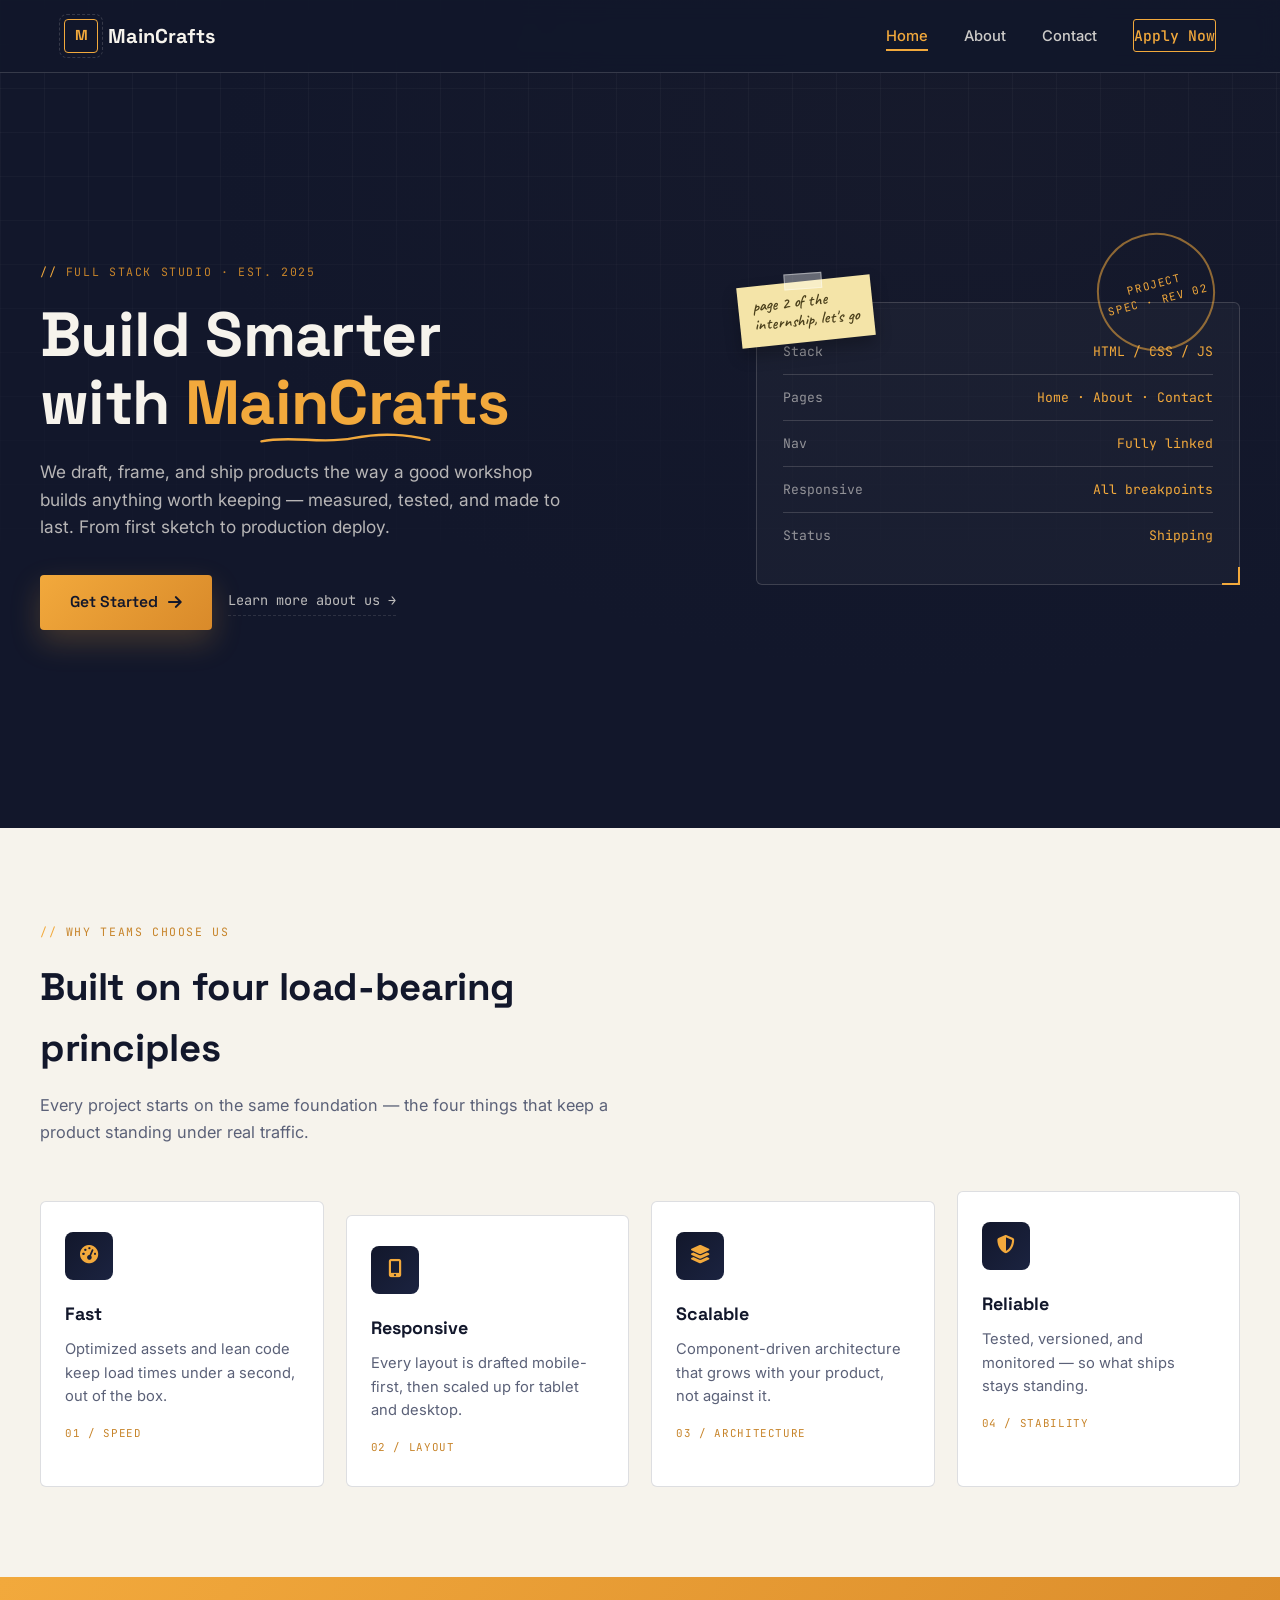
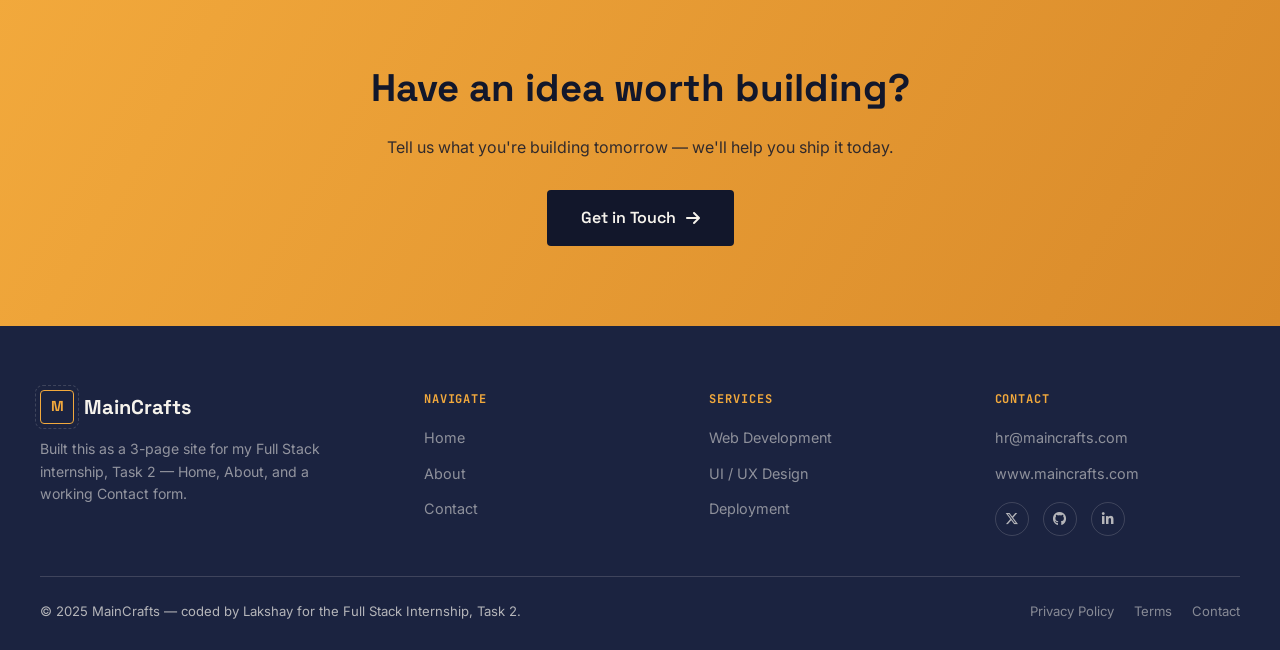
<file: index.html>
<!--
  MainCrafts — Home (Task 2)
  Split the single Task 1 page into Home/About/Contact + pulled CSS/JS into
  shared files so I'm not maintaining three copies of the same stylesheet.
-->
<!DOCTYPE html>
<html lang="en">
<head>
<meta charset="UTF-8">
<meta name="viewport" content="width=device-width, initial-scale=1.0">
<title>MainCrafts — Build Smarter</title>
<link rel="preconnect" href="https://fonts.googleapis.com">
<link href="https://fonts.googleapis.com/css2?family=Space+Grotesk:wght@400;500;600;700&family=Inter:wght@400;500;600&family=JetBrains+Mono:wght@400;500&family=Caveat:wght@500;600&display=swap" rel="stylesheet">
<link rel="stylesheet" href="https://cdnjs.cloudflare.com/ajax/libs/font-awesome/6.5.1/css/all.min.css">
<link rel="stylesheet" href="style.css">
</head>
<body>

<header>
  <div class="nav-wrap">
    <a href="index.html" class="brand"><span class="mark">M</span>MainCrafts</a>
    <nav class="primary-nav" id="primaryNav">
      <ul>
        <li><a href="index.html" data-page="index.html">Home</a></li>
        <li><a href="about.html" data-page="about.html">About</a></li>
        <li><a href="contact.html" data-page="contact.html">Contact</a></li>
        <li><a href="contact.html" class="cta-nav">Apply Now</a></li>
      </ul>
    </nav>
    <button class="burger" id="burger" aria-label="Toggle menu">
      <span></span><span></span><span></span>
    </button>
  </div>
</header>

<section class="hero" id="home">
  <div class="blueprint-grid"></div>
  <div class="hero-inner">
    <div>
      <span class="eyebrow">Full stack studio · est. 2025</span>
      <h1>Build Smarter <br>with <span class="accent scribble-wrap">MainCrafts
        <svg class="scribble" viewBox="0 0 220 18" xmlns="http://www.w3.org/2000/svg" aria-hidden="true">
          <path d="M2 12 C 40 4, 80 16, 120 8 S 190 4, 218 10" stroke="#F2A93C" stroke-width="3" fill="none" stroke-linecap="round"/>
        </svg>
      </span></h1>
      <p class="hero-sub">We draft, frame, and ship products the way a good workshop builds anything worth keeping — measured, tested, and made to last. From first sketch to production deploy.</p>
      <div class="hero-ctas">
        <a href="contact.html" class="btn-primary" style="color:#12172B;">Get Started <i class="fa-solid fa-arrow-right"></i></a>
        <a href="about.html" class="btn-ghost">Learn more about us →</a>
      </div>
    </div>
    <div class="hero-panel">
      <div class="sticky-note">page 2 of the<br>internship, let's go</div>
      <div class="draft-stamp">PROJECT<br>SPEC · REV 02</div>
      <div class="panel-row"><span>Stack</span><span>HTML / CSS / JS</span></div>
      <div class="panel-row"><span>Pages</span><span>Home · About · Contact</span></div>
      <div class="panel-row"><span>Nav</span><span>Fully linked</span></div>
      <div class="panel-row"><span>Responsive</span><span>All breakpoints</span></div>
      <div class="panel-row"><span>Status</span><span>Shipping</span></div>
    </div>
  </div>
</section>

<section class="features" id="features">
  <div class="section-inner">
    <div class="section-head">
      <span class="eyebrow">Why teams choose us</span>
      <h2>Built on four load-bearing principles</h2>
      <p>Every project starts on the same foundation — the four things that keep a product standing under real traffic.</p>
    </div>
    <div class="feature-grid">
      <div class="feature-card">
        <div class="feature-icon"><i class="fa-solid fa-gauge-high"></i></div>
        <h3>Fast</h3>
        <p>Optimized assets and lean code keep load times under a second, out of the box.</p>
        <span class="feature-tag">01 / SPEED</span>
      </div>
      <div class="feature-card">
        <div class="feature-icon"><i class="fa-solid fa-mobile-screen-button"></i></div>
        <h3>Responsive</h3>
        <p>Every layout is drafted mobile-first, then scaled up for tablet and desktop.</p>
        <span class="feature-tag">02 / LAYOUT</span>
      </div>
      <div class="feature-card">
        <div class="feature-icon"><i class="fa-solid fa-layer-group"></i></div>
        <h3>Scalable</h3>
        <p>Component-driven architecture that grows with your product, not against it.</p>
        <span class="feature-tag">03 / ARCHITECTURE</span>
      </div>
      <div class="feature-card">
        <div class="feature-icon"><i class="fa-solid fa-shield-halved"></i></div>
        <h3>Reliable</h3>
        <p>Tested, versioned, and monitored — so what ships stays standing.</p>
        <span class="feature-tag">04 / STABILITY</span>
      </div>
    </div>
  </div>
</section>

<section class="cta-strip">
  <h2>Have an idea worth building?</h2>
  <p>Tell us what you're building tomorrow — we'll help you ship it today.</p>
  <a href="contact.html" class="btn-dark">Get in Touch <i class="fa-solid fa-arrow-right"></i></a>
</section>

<footer>
  <div class="footer-inner">
    <div class="footer-brand">
      <a href="index.html" class="brand"><span class="mark">M</span>MainCrafts</a>
      <p>Built this as a 3-page site for my Full Stack internship, Task 2 — Home, About, and a working Contact form.</p>
    </div>
    <div class="footer-col">
      <h5>Navigate</h5>
      <ul>
        <li><a href="index.html">Home</a></li>
        <li><a href="about.html">About</a></li>
        <li><a href="contact.html">Contact</a></li>
      </ul>
    </div>
    <div class="footer-col">
      <h5>Services</h5>
      <ul>
        <li><a href="index.html#features">Web Development</a></li>
        <li><a href="index.html#features">UI / UX Design</a></li>
        <li><a href="contact.html">Deployment</a></li>
      </ul>
    </div>
    <div class="footer-col">
      <h5>Contact</h5>
      <ul>
        <li><a href="mailto:hr@maincrafts.com">hr@maincrafts.com</a></li>
        <li><a href="https://www.maincrafts.com">www.maincrafts.com</a></li>
      </ul>
      <div class="socials" style="margin-top:16px;">
        <a href="#" aria-label="Twitter"><i class="fa-brands fa-x-twitter"></i></a>
        <a href="#" aria-label="GitHub"><i class="fa-brands fa-github"></i></a>
        <a href="#" aria-label="LinkedIn"><i class="fa-brands fa-linkedin-in"></i></a>
      </div>
    </div>
  </div>
  <div class="footer-bottom">
    <span>© 2025 MainCrafts — coded by Lakshay for the Full Stack Internship, Task 2.</span>
    <div class="footer-links">
      <a href="#">Privacy Policy</a>
      <a href="#">Terms</a>
      <a href="contact.html">Contact</a>
    </div>
  </div>
</footer>

<script src="script.js"></script>
</body>
</html>
</file>
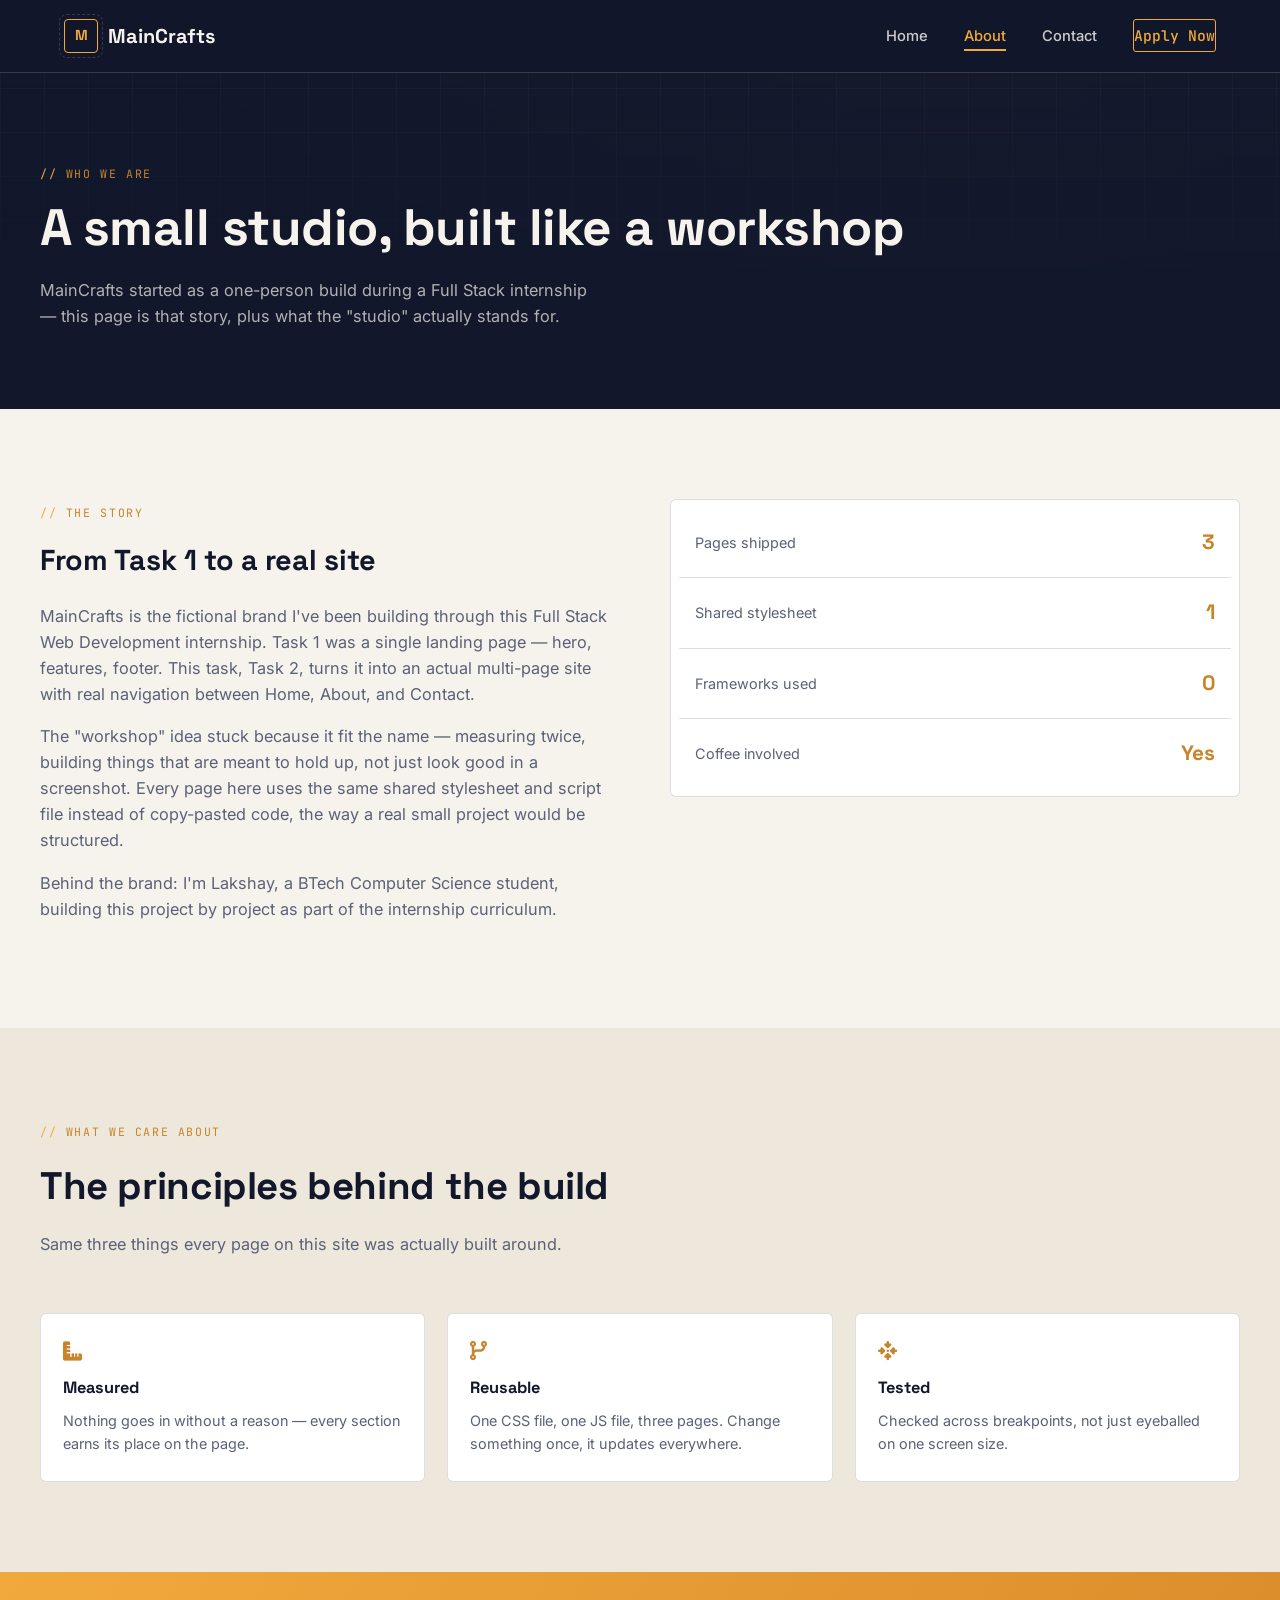
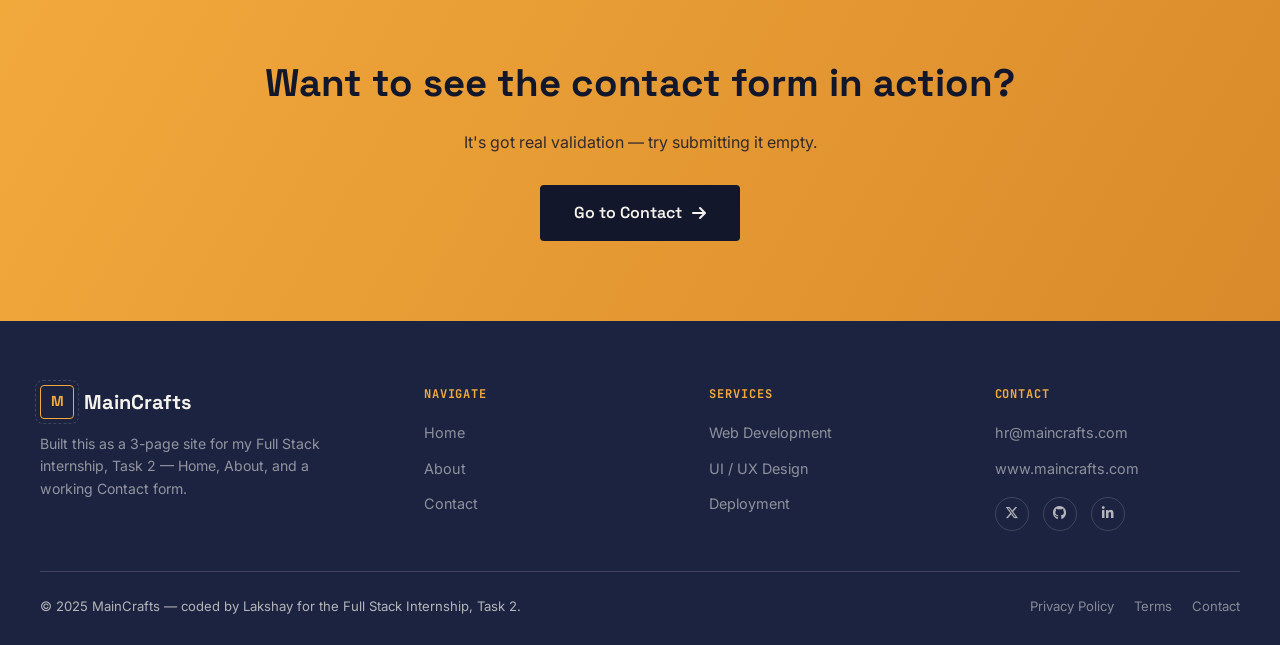
<file: about.html>
<!DOCTYPE html>
<html lang="en">
<head>
<meta charset="UTF-8">
<meta name="viewport" content="width=device-width, initial-scale=1.0">
<title>About — MainCrafts</title>
<link rel="preconnect" href="https://fonts.googleapis.com">
<link href="https://fonts.googleapis.com/css2?family=Space+Grotesk:wght@400;500;600;700&family=Inter:wght@400;500;600&family=JetBrains+Mono:wght@400;500&family=Caveat:wght@500;600&display=swap" rel="stylesheet">
<link rel="stylesheet" href="https://cdnjs.cloudflare.com/ajax/libs/font-awesome/6.5.1/css/all.min.css">
<link rel="stylesheet" href="style.css">
</head>
<body>

<header>
  <div class="nav-wrap">
    <a href="index.html" class="brand"><span class="mark">M</span>MainCrafts</a>
    <nav class="primary-nav" id="primaryNav">
      <ul>
        <li><a href="index.html" data-page="index.html">Home</a></li>
        <li><a href="about.html" data-page="about.html">About</a></li>
        <li><a href="contact.html" data-page="contact.html">Contact</a></li>
        <li><a href="contact.html" class="cta-nav">Apply Now</a></li>
      </ul>
    </nav>
    <button class="burger" id="burger" aria-label="Toggle menu">
      <span></span><span></span><span></span>
    </button>
  </div>
</header>

<section class="page-hero">
  <div class="blueprint-grid"></div>
  <div class="inner">
    <span class="eyebrow">Who we are</span>
    <h1>A small studio, built like a workshop</h1>
    <p>MainCrafts started as a one-person build during a Full Stack internship — this page is that story, plus what the "studio" actually stands for.</p>
  </div>
</section>

<section>
  <div class="section-inner about-grid">
    <div>
      <span class="eyebrow">The story</span>
      <h2 style="font-family:'Space Grotesk',sans-serif;font-size:1.8rem;margin:12px 0 20px;">From Task 1 to a real site</h2>
      <p>MainCrafts is the fictional brand I've been building through this Full Stack Web Development internship. Task 1 was a single landing page — hero, features, footer. This task, Task 2, turns it into an actual multi-page site with real navigation between Home, About, and Contact.</p>
      <p>The "workshop" idea stuck because it fit the name — measuring twice, building things that are meant to hold up, not just look good in a screenshot. Every page here uses the same shared stylesheet and script file instead of copy-pasted code, the way a real small project would be structured.</p>
      <p>Behind the brand: I'm Lakshay, a BTech Computer Science student, building this project by project as part of the internship curriculum.</p>
    </div>
    <div class="stat-panel">
      <div class="stat-row"><span class="label">Pages shipped</span><span class="num">3</span></div>
      <div class="stat-row"><span class="label">Shared stylesheet</span><span class="num">1</span></div>
      <div class="stat-row"><span class="label">Frameworks used</span><span class="num">0</span></div>
      <div class="stat-row"><span class="label">Coffee involved</span><span class="num">Yes</span></div>
    </div>
  </div>
</section>

<section style="background:var(--paper-dim);">
  <div class="section-inner">
    <div class="section-head">
      <span class="eyebrow">What we care about</span>
      <h2>The principles behind the build</h2>
      <p>Same three things every page on this site was actually built around.</p>
    </div>
    <div class="value-grid">
      <div class="value-card">
        <i class="fa-solid fa-ruler-combined"></i>
        <h4>Measured</h4>
        <p>Nothing goes in without a reason — every section earns its place on the page.</p>
      </div>
      <div class="value-card">
        <i class="fa-solid fa-code-branch"></i>
        <h4>Reusable</h4>
        <p>One CSS file, one JS file, three pages. Change something once, it updates everywhere.</p>
      </div>
      <div class="value-card">
        <i class="fa-solid fa-arrows-to-dot"></i>
        <h4>Tested</h4>
        <p>Checked across breakpoints, not just eyeballed on one screen size.</p>
      </div>
    </div>
  </div>
</section>

<section class="cta-strip">
  <h2>Want to see the contact form in action?</h2>
  <p>It's got real validation — try submitting it empty.</p>
  <a href="contact.html" class="btn-dark">Go to Contact <i class="fa-solid fa-arrow-right"></i></a>
</section>

<footer>
  <div class="footer-inner">
    <div class="footer-brand">
      <a href="index.html" class="brand"><span class="mark">M</span>MainCrafts</a>
      <p>Built this as a 3-page site for my Full Stack internship, Task 2 — Home, About, and a working Contact form.</p>
    </div>
    <div class="footer-col">
      <h5>Navigate</h5>
      <ul>
        <li><a href="index.html">Home</a></li>
        <li><a href="about.html">About</a></li>
        <li><a href="contact.html">Contact</a></li>
      </ul>
    </div>
    <div class="footer-col">
      <h5>Services</h5>
      <ul>
        <li><a href="index.html#features">Web Development</a></li>
        <li><a href="index.html#features">UI / UX Design</a></li>
        <li><a href="contact.html">Deployment</a></li>
      </ul>
    </div>
    <div class="footer-col">
      <h5>Contact</h5>
      <ul>
        <li><a href="mailto:hr@maincrafts.com">hr@maincrafts.com</a></li>
        <li><a href="https://www.maincrafts.com">www.maincrafts.com</a></li>
      </ul>
      <div class="socials" style="margin-top:16px;">
        <a href="#" aria-label="Twitter"><i class="fa-brands fa-x-twitter"></i></a>
        <a href="#" aria-label="GitHub"><i class="fa-brands fa-github"></i></a>
        <a href="#" aria-label="LinkedIn"><i class="fa-brands fa-linkedin-in"></i></a>
      </div>
    </div>
  </div>
  <div class="footer-bottom">
    <span>© 2025 MainCrafts — coded by Lakshay for the Full Stack Internship, Task 2.</span>
    <div class="footer-links">
      <a href="#">Privacy Policy</a>
      <a href="#">Terms</a>
      <a href="contact.html">Contact</a>
    </div>
  </div>
</footer>

<script src="script.js"></script>
</body>
</html>
</file>
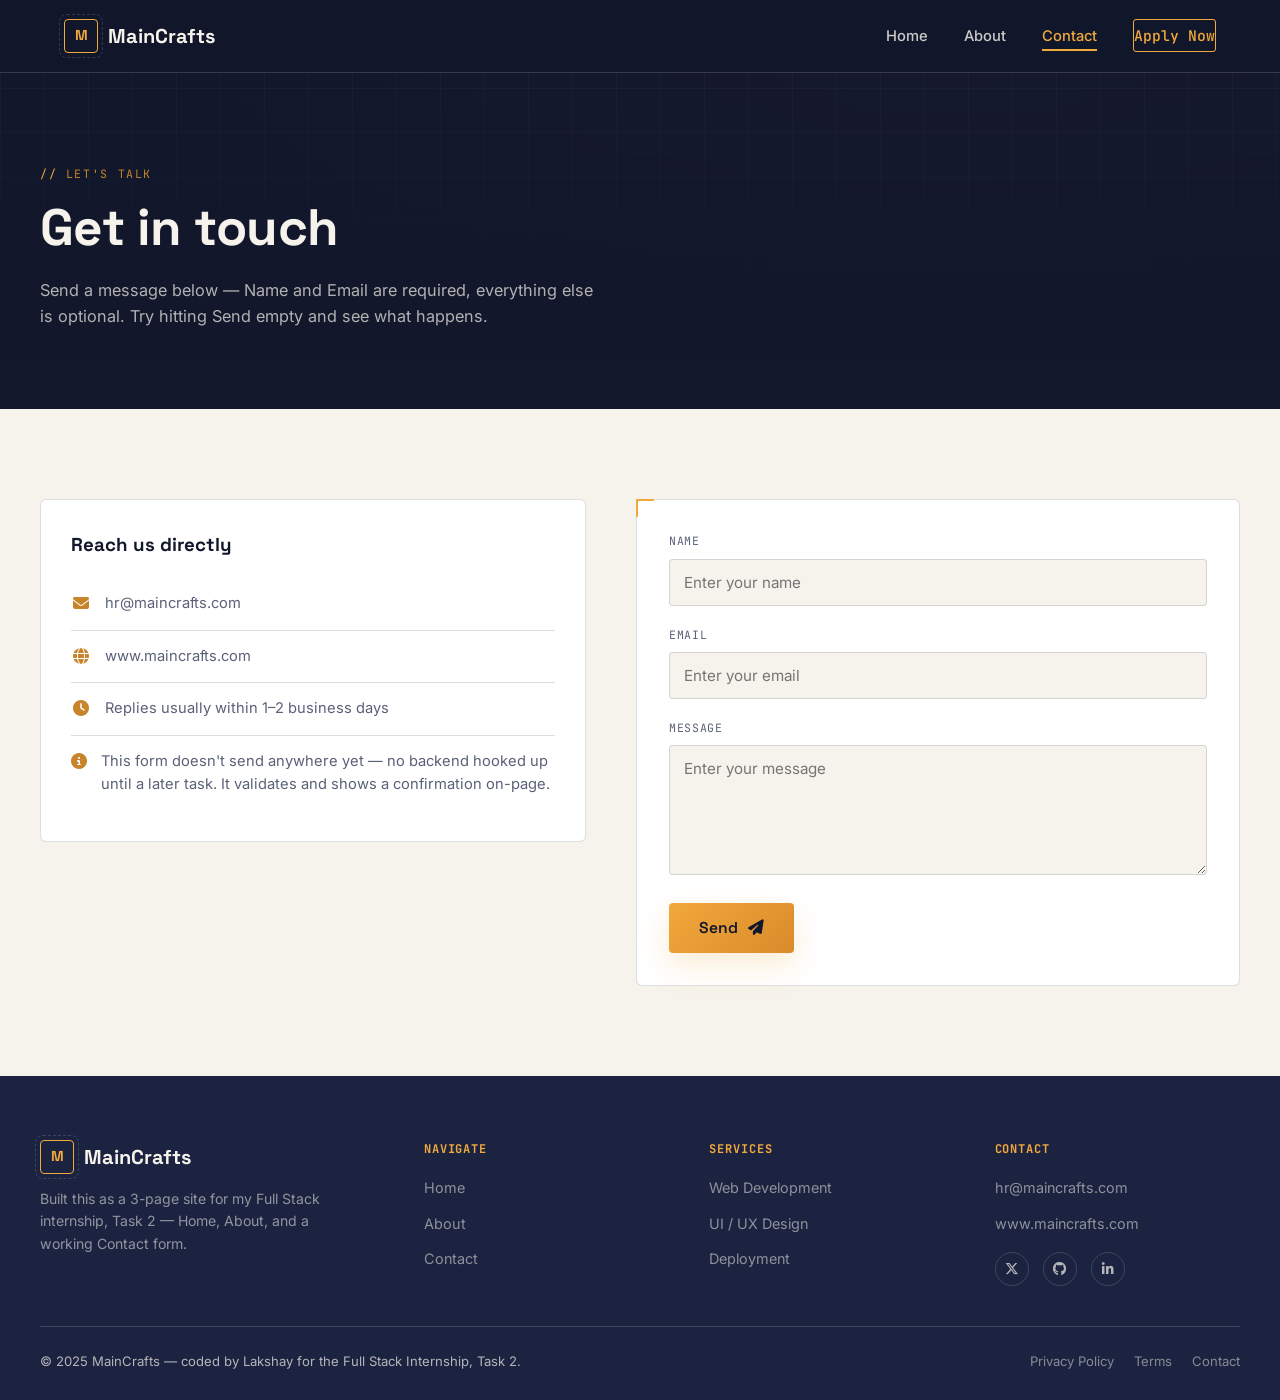
<file: contact.html>
<!DOCTYPE html>
<html lang="en">
<head>
<meta charset="UTF-8">
<meta name="viewport" content="width=device-width, initial-scale=1.0">
<title>Contact — MainCrafts</title>
<link rel="preconnect" href="https://fonts.googleapis.com">
<link href="https://fonts.googleapis.com/css2?family=Space+Grotesk:wght@400;500;600;700&family=Inter:wght@400;500;600&family=JetBrains+Mono:wght@400;500&family=Caveat:wght@500;600&display=swap" rel="stylesheet">
<link rel="stylesheet" href="https://cdnjs.cloudflare.com/ajax/libs/font-awesome/6.5.1/css/all.min.css">
<link rel="stylesheet" href="style.css">
</head>
<body>

<header>
  <div class="nav-wrap">
    <a href="index.html" class="brand"><span class="mark">M</span>MainCrafts</a>
    <nav class="primary-nav" id="primaryNav">
      <ul>
        <li><a href="index.html" data-page="index.html">Home</a></li>
        <li><a href="about.html" data-page="about.html">About</a></li>
        <li><a href="contact.html" data-page="contact.html">Contact</a></li>
        <li><a href="contact.html" class="cta-nav">Apply Now</a></li>
      </ul>
    </nav>
    <button class="burger" id="burger" aria-label="Toggle menu">
      <span></span><span></span><span></span>
    </button>
  </div>
</header>

<section class="page-hero">
  <div class="blueprint-grid"></div>
  <div class="inner">
    <span class="eyebrow">Let's talk</span>
    <h1>Get in touch</h1>
    <p>Send a message below — Name and Email are required, everything else is optional. Try hitting Send empty and see what happens.</p>
  </div>
</section>

<section>
  <div class="section-inner contact-wrap">
    <div class="contact-info-panel">
      <h3 style="font-family:'Space Grotesk',sans-serif;">Reach us directly</h3>
      <div class="info-row"><i class="fa-solid fa-envelope"></i><span>hr@maincrafts.com</span></div>
      <div class="info-row"><i class="fa-solid fa-globe"></i><span>www.maincrafts.com</span></div>
      <div class="info-row"><i class="fa-solid fa-clock"></i><span>Replies usually within 1–2 business days</span></div>
      <div class="info-row"><i class="fa-solid fa-circle-info"></i><span>This form doesn't send anywhere yet — no backend hooked up until a later task. It validates and shows a confirmation on-page.</span></div>
    </div>

    <form name="contactForm" id="contactForm" onsubmit="return validateForm()" novalidate>
      <div class="field">
        <label for="name">Name</label>
        <input type="text" id="name" name="name" placeholder="Enter your name">
        <span class="err-msg">Name is required.</span>
      </div>
      <div class="field">
        <label for="email">Email</label>
        <input type="email" id="email" name="email" placeholder="Enter your email">
        <span class="err-msg">A valid email is required.</span>
      </div>
      <div class="field">
        <label for="message">Message</label>
        <textarea id="message" name="message" placeholder="Enter your message"></textarea>
      </div>
      <button type="submit" class="btn-primary">Send <i class="fa-solid fa-paper-plane"></i></button>
      <div class="form-success" id="formSuccess"></div>
    </form>
  </div>
</section>

<footer>
  <div class="footer-inner">
    <div class="footer-brand">
      <a href="index.html" class="brand"><span class="mark">M</span>MainCrafts</a>
      <p>Built this as a 3-page site for my Full Stack internship, Task 2 — Home, About, and a working Contact form.</p>
    </div>
    <div class="footer-col">
      <h5>Navigate</h5>
      <ul>
        <li><a href="index.html">Home</a></li>
        <li><a href="about.html">About</a></li>
        <li><a href="contact.html">Contact</a></li>
      </ul>
    </div>
    <div class="footer-col">
      <h5>Services</h5>
      <ul>
        <li><a href="index.html#features">Web Development</a></li>
        <li><a href="index.html#features">UI / UX Design</a></li>
        <li><a href="contact.html">Deployment</a></li>
      </ul>
    </div>
    <div class="footer-col">
      <h5>Contact</h5>
      <ul>
        <li><a href="mailto:hr@maincrafts.com">hr@maincrafts.com</a></li>
        <li><a href="https://www.maincrafts.com">www.maincrafts.com</a></li>
      </ul>
      <div class="socials" style="margin-top:16px;">
        <a href="#" aria-label="Twitter"><i class="fa-brands fa-x-twitter"></i></a>
        <a href="#" aria-label="GitHub"><i class="fa-brands fa-github"></i></a>
        <a href="#" aria-label="LinkedIn"><i class="fa-brands fa-linkedin-in"></i></a>
      </div>
    </div>
  </div>
  <div class="footer-bottom">
    <span>© 2025 MainCrafts — coded by Lakshay for the Full Stack Internship, Task 2.</span>
    <div class="footer-links">
      <a href="#">Privacy Policy</a>
      <a href="#">Terms</a>
      <a href="contact.html">Contact</a>
    </div>
  </div>
</footer>

<script src="script.js"></script>
</body>
</html>
</file>
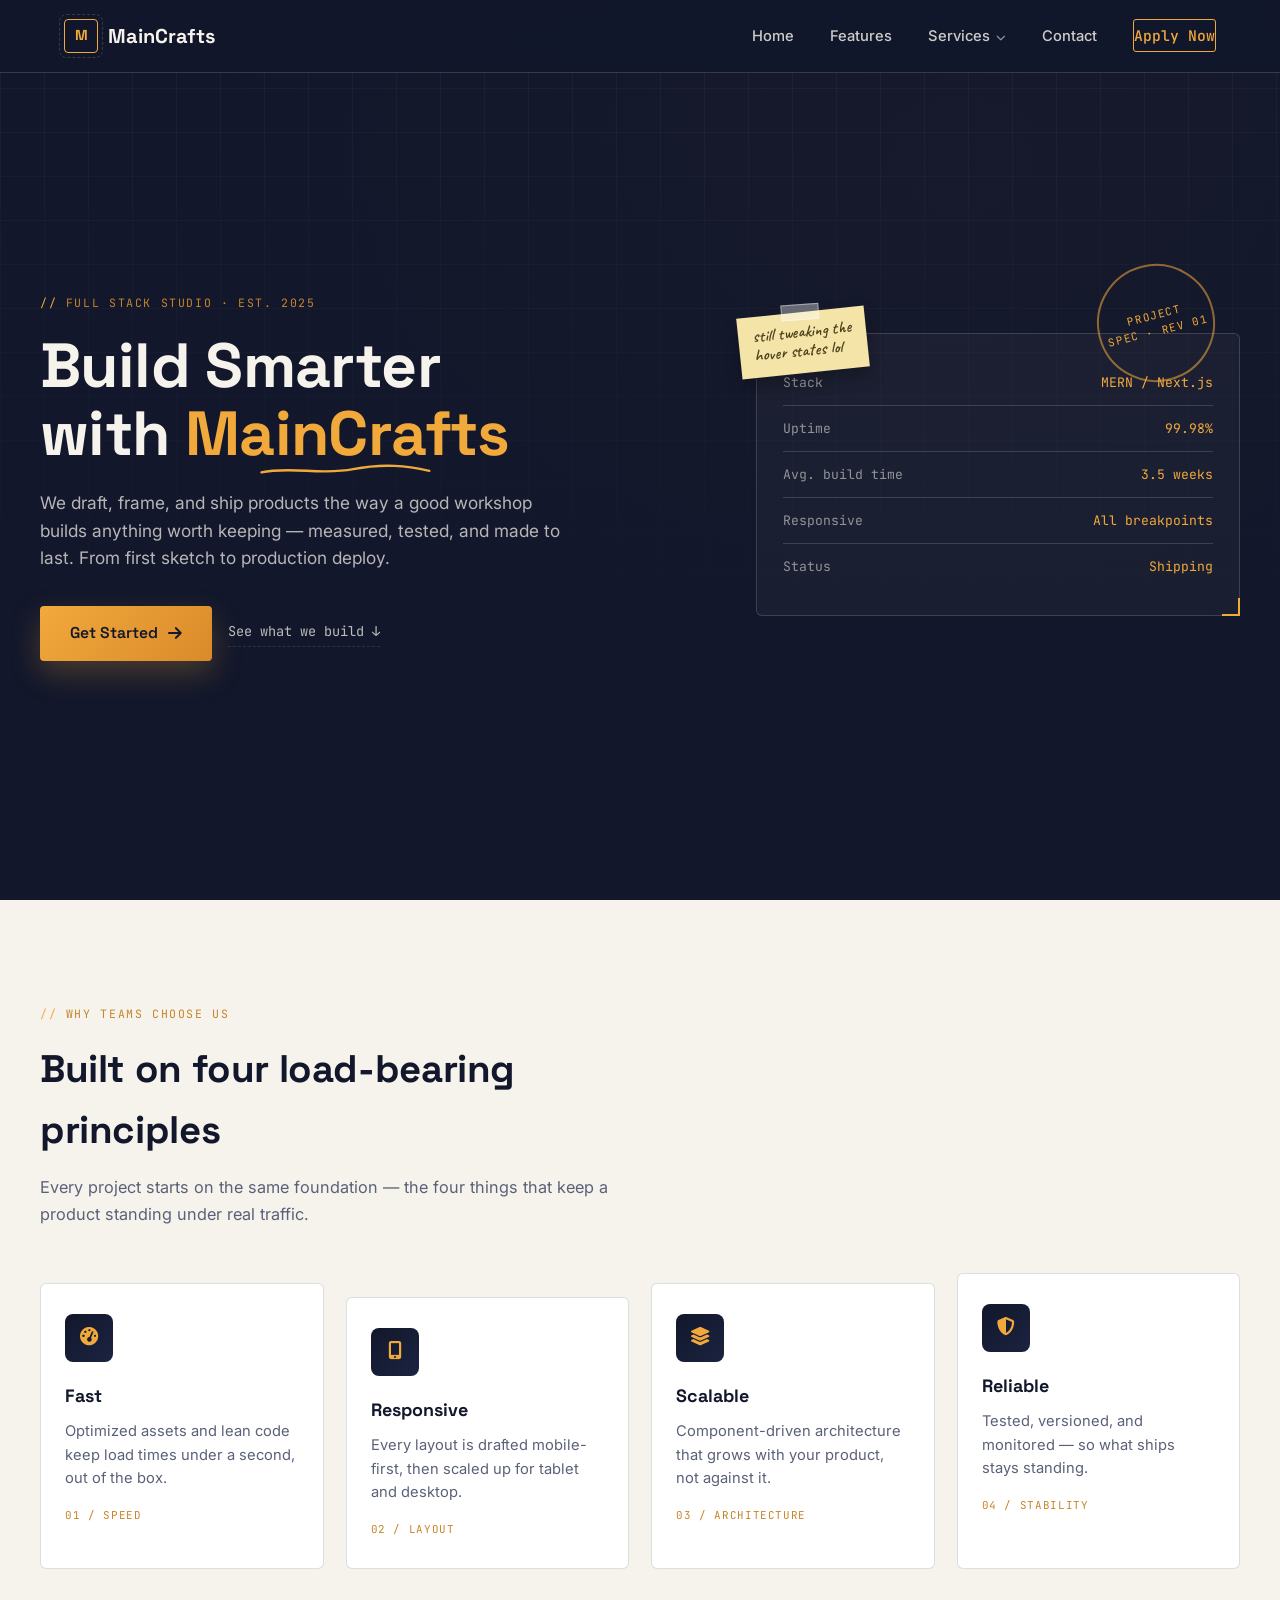
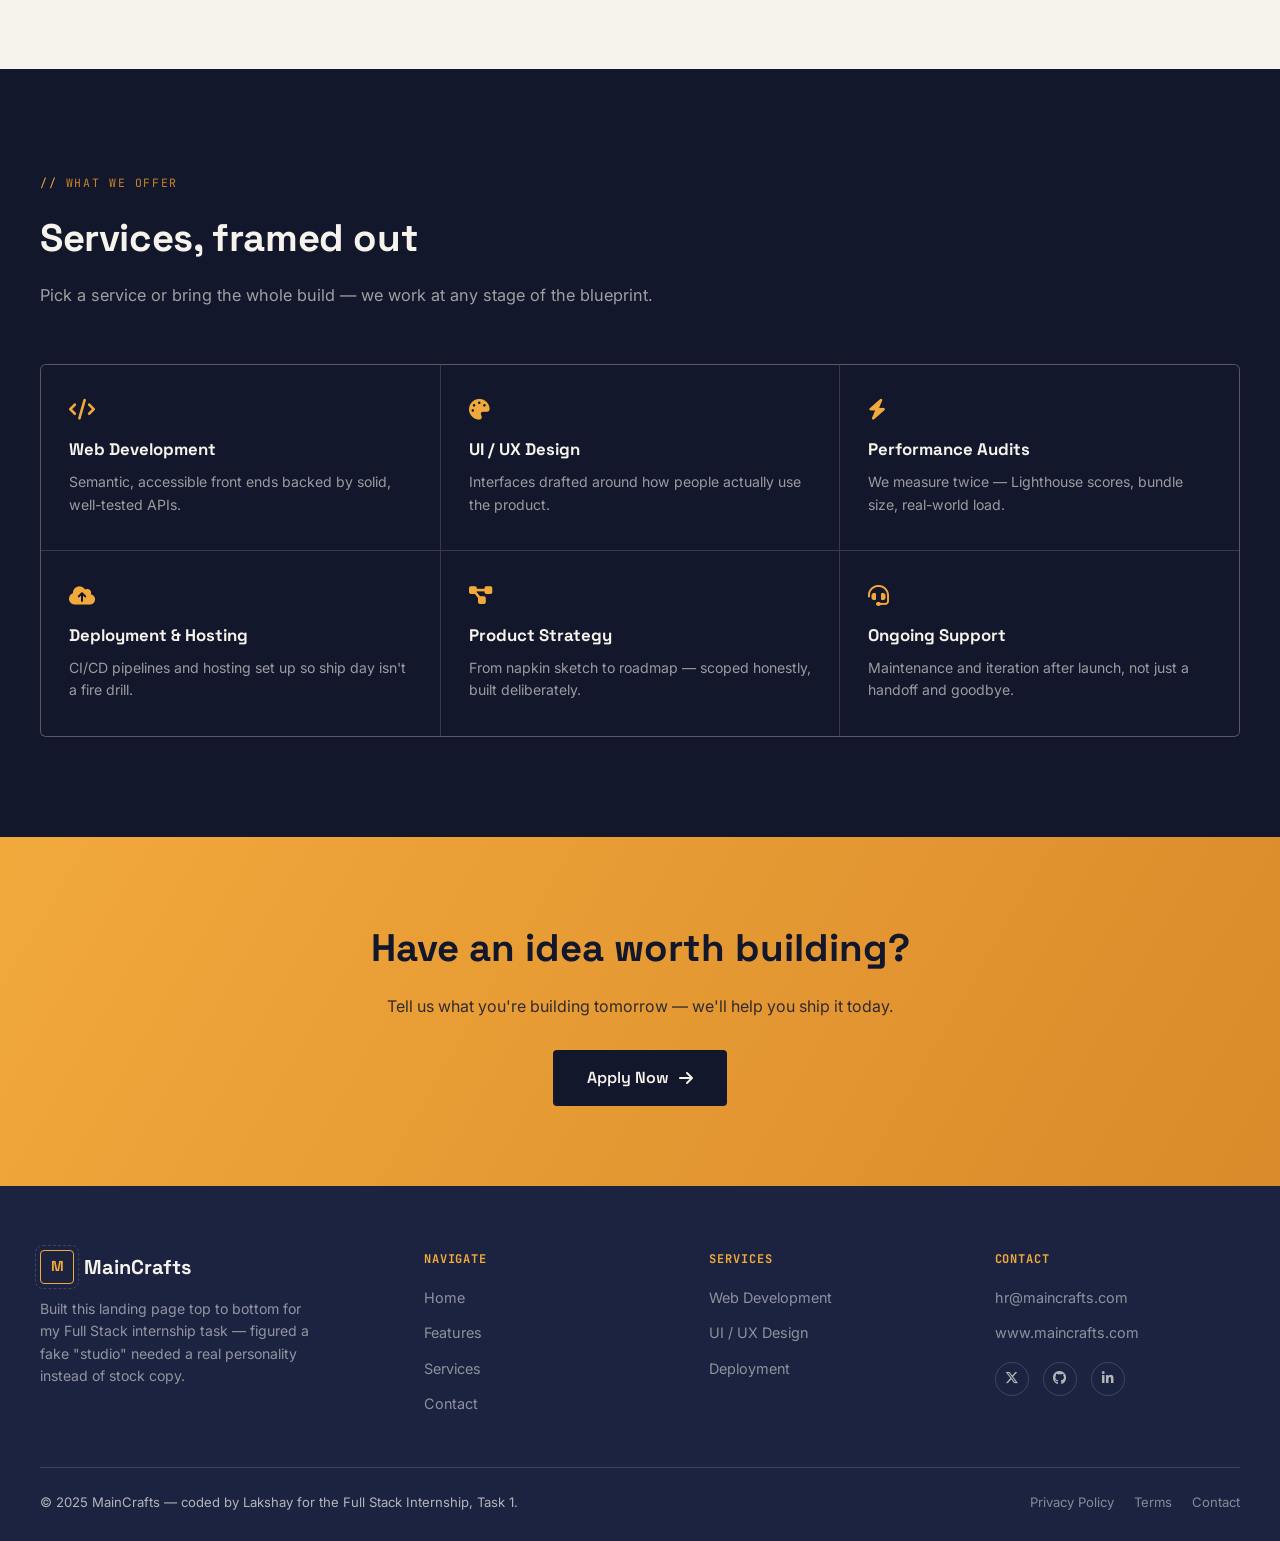
<file: index (1).html>
<!--
  MainCrafts landing page — Full Stack Internship, Task 1
  Went with a "blueprint / workshop" idea since the brand is called MainCrafts.
  Single file for now, will split into partials if this grows.
  TODO: swap sticky-note placeholder image for something less silly before final submit? keeping it for now, kinda like it.
-->
<!DOCTYPE html>
<html lang="en">
<head>
<meta charset="UTF-8">
<meta name="viewport" content="width=device-width, initial-scale=1.0">
<title>MainCrafts — Build Smarter</title>
<link rel="preconnect" href="https://fonts.googleapis.com">
<link href="https://fonts.googleapis.com/css2?family=Space+Grotesk:wght@400;500;600;700&family=Inter:wght@400;500;600&family=JetBrains+Mono:wght@400;500&family=Caveat:wght@500;600&display=swap" rel="stylesheet">
<link rel="stylesheet" href="https://cdnjs.cloudflare.com/ajax/libs/font-awesome/6.5.1/css/all.min.css">
<style>
  :root{
    --ink:#12172B;
    --ink-2:#1B2340;
    --paper:#F6F3EC;
    --paper-dim:#EDE8DB;
    --amber:#F2A93C;
    --amber-dim:#C7842A;
    --slate:#5B6178;
    --line: rgba(246,243,236,0.16);
    --line-dark: rgba(18,23,43,0.14);
    --radius: 4px;
  }
  *{margin:0;padding:0;box-sizing:border-box;}
  html{scroll-behavior:smooth;}
  body{
    font-family:'Inter',sans-serif;
    background:var(--paper);
    color:var(--ink);
    line-height:1.6;
    overflow-x:hidden;
  }
  a{text-decoration:none;color:inherit;}
  ul{list-style:none;}
  img{max-width:100%;display:block;}
  .eyebrow{
    font-family:'JetBrains Mono',monospace;
    font-size:0.72rem;
    letter-spacing:0.14em;
    text-transform:uppercase;
    color:var(--amber-dim);
  }
  .eyebrow::before{content:"// ";color:var(--amber);}
  .handnote{
    font-family:'Caveat',cursive;
    font-weight:600;
    color:var(--amber);
    font-size:1.35rem;
    line-height:1.2;
    display:inline-block;
  }

  /* ===== HEADER ===== */
  header{
    position:fixed;
    top:0; left:0; right:0;
    z-index:100;
    background:rgba(18,23,43,0.92);
    backdrop-filter:blur(10px);
    border-bottom:1px solid var(--line);
  }
  .nav-wrap{
    max-width:1200px;
    margin:0 auto;
    padding:0 24px;
    display:flex;
    align-items:center;
    justify-content:space-between;
    height:72px;
  }
  .brand{
    display:flex;
    align-items:center;
    gap:10px;
    font-family:'Space Grotesk',sans-serif;
    font-weight:700;
    font-size:1.25rem;
    color:var(--paper);
  }
  .brand .mark{
    width:34px;height:34px;
    border:1.5px solid var(--amber);
    border-radius:4px;
    display:flex;align-items:center;justify-content:center;
    color:var(--amber);
    font-size:0.9rem;
    transform:rotate(0deg);
    position:relative;
  }
  .brand .mark::after{
    content:"";
    position:absolute;
    inset:-6px;
    border:1px dashed var(--line);
    border-radius:8px;
  }
  nav.primary-nav > ul{
    display:flex;
    gap:36px;
    align-items:center;
  }
  nav.primary-nav a{
    font-size:0.92rem;
    font-weight:500;
    color:var(--paper);
    opacity:0.82;
    transition:opacity .2s ease, color .2s ease;
    position:relative;
    padding:6px 0;
  }
  nav.primary-nav > ul > li > a:hover{opacity:1;color:var(--amber);}

  .has-dropdown{position:relative;}
  .has-dropdown > a::after{
    content:"\f078";
    font-family:"Font Awesome 6 Free";
    font-weight:900;
    font-size:0.6rem;
    margin-left:6px;
    vertical-align:middle;
    opacity:0.7;
  }
  .dropdown{
    position:absolute;
    top:calc(100% + 14px);
    left:50%;
    transform:translateX(-50%) translateY(6px);
    min-width:220px;
    background:var(--ink-2);
    border:1px solid var(--line);
    border-radius:var(--radius);
    padding:8px;
    opacity:0;
    visibility:hidden;
    transition:opacity .2s ease, transform .2s ease, visibility .2s;
    box-shadow:0 18px 40px rgba(0,0,0,0.35);
  }
  .has-dropdown:hover .dropdown,
  .has-dropdown:focus-within .dropdown{
    opacity:1;
    visibility:visible;
    transform:translateX(-50%) translateY(0);
  }
  .dropdown li a{
    display:flex;
    align-items:center;
    gap:10px;
    padding:10px 12px;
    font-size:0.86rem;
    border-radius:3px;
    opacity:0.85;
  }
  .dropdown li a i{color:var(--amber);width:16px;text-align:center;font-size:0.8rem;}
  .dropdown li a:hover{background:rgba(242,169,60,0.1);opacity:1;}

  .cta-nav{
    font-family:'JetBrains Mono',monospace;
    font-size:0.78rem;
    padding:10px 18px;
    border:1px solid var(--amber);
    color:var(--amber) !important;
    border-radius:3px;
    opacity:1 !important;
    transition:background .2s ease, color .2s ease;
  }
  .cta-nav:hover{background:var(--amber);color:var(--ink) !important;}

  .burger{
    display:none;
    flex-direction:column;
    gap:5px;
    background:none;border:none;cursor:pointer;
    padding:8px;
  }
  .burger span{width:22px;height:2px;background:var(--paper);}

  /* ===== HERO ===== */
  .hero{
    position:relative;
    min-height:100vh;
    display:flex;
    align-items:center;
    background:
      linear-gradient(180deg, rgba(18,23,43,0.88) 0%, rgba(18,23,43,0.97) 100%),
      radial-gradient(ellipse at 75% 20%, rgba(242,169,60,0.18), transparent 55%),
      var(--ink);
    color:var(--paper);
    padding:140px 24px 90px;
    overflow:hidden;
  }
  .blueprint-grid{
    position:absolute; inset:0;
    background-image:
      linear-gradient(var(--line) 1px, transparent 1px),
      linear-gradient(90deg, var(--line) 1px, transparent 1px);
    background-size:44px 44px;
    -webkit-mask-image:linear-gradient(180deg, rgba(0,0,0,0.5), transparent 75%);
            mask-image:linear-gradient(180deg, rgba(0,0,0,0.5), transparent 75%);
    opacity:0.5;
  }
  .hero-inner{
    max-width:1200px;
    margin:0 auto;
    width:100%;
    position:relative;
    display:grid;
    grid-template-columns:1.15fr 0.85fr;
    gap:60px;
    align-items:center;
  }
  .draft-stamp{
    position:absolute;
    top:-70px; right:24px;
    width:118px;height:118px;
    border:2px solid rgba(242,169,60,0.55);
    border-radius:50%;
    display:flex;align-items:center;justify-content:center;
    transform:rotate(-14deg);
    font-family:'JetBrains Mono',monospace;
    color:var(--amber);
    font-size:0.68rem;
    letter-spacing:0.08em;
    text-align:center;
    line-height:1.5;
  }
  h1{
    font-family:'Space Grotesk',sans-serif;
    font-size:clamp(2.4rem, 5vw, 3.9rem);
    font-weight:700;
    line-height:1.08;
    margin:18px 0 22px;
    letter-spacing:-0.01em;
  }
  h1 .accent{color:var(--amber);}
  .scribble-wrap{position:relative;display:inline-block;}
  .scribble-wrap .scribble{
    position:absolute;
    left:-2px; bottom:-10px;
    width:100%;
    height:14px;
  }
  .hero-sub{
    font-size:1.08rem;
    color:rgba(246,243,236,0.72);
    max-width:520px;
    margin-bottom:34px;
  }
  .hero-ctas{display:flex;gap:16px;flex-wrap:wrap;align-items:center;}
  .btn-primary{
    font-family:'Space Grotesk',sans-serif;
    font-weight:600;
    background:linear-gradient(135deg, var(--amber), #d98a2a);
    color:var(--ink);
    padding:15px 30px;
    border-radius:4px;
    font-size:0.98rem;
    display:inline-flex;
    align-items:center;
    gap:10px;
    box-shadow:0 12px 30px rgba(242,169,60,0.25);
    transition:transform .2s ease, box-shadow .2s ease;
  }
  .btn-primary:hover{transform:translateY(-3px);box-shadow:0 16px 36px rgba(242,169,60,0.38);}
  .btn-ghost{
    font-family:'JetBrains Mono',monospace;
    font-size:0.85rem;
    color:var(--paper);
    opacity:0.75;
    border-bottom:1px dashed var(--line);
    padding-bottom:3px;
    transition:opacity .2s ease;
  }
  .btn-ghost:hover{opacity:1;}

  .hero-panel{
    position:relative;
    border:1px solid var(--line);
    border-radius:6px;
    padding:26px;
    background:rgba(246,243,236,0.03);
  }
  .hero-panel::before{
    content:"";
    position:absolute; top:-1px;left:-1px;
    width:16px;height:16px;
    border-top:2px solid var(--amber);
    border-left:2px solid var(--amber);
  }
  .hero-panel::after{
    content:"";
    position:absolute; bottom:-1px;right:-1px;
    width:16px;height:16px;
    border-bottom:2px solid var(--amber);
    border-right:2px solid var(--amber);
  }
  .panel-row{
    display:flex;
    justify-content:space-between;
    padding:12px 0;
    border-bottom:1px solid var(--line);
    font-family:'JetBrains Mono',monospace;
    font-size:0.82rem;
  }
  .panel-row:last-child{border-bottom:none;}
  .panel-row span:first-child{color:rgba(246,243,236,0.55);}
  .panel-row span:last-child{color:var(--amber);}
  .sticky-note{
    position:absolute;
    top:-22px; left:-18px;
    background:#f4e4a8;
    color:#4a3f1a;
    font-family:'Caveat',cursive;
    font-weight:600;
    font-size:1.05rem;
    line-height:1.15;
    padding:10px 14px 12px;
    transform:rotate(-6deg);
    box-shadow:0 8px 16px rgba(0,0,0,0.25);
    z-index:2;
  }
  .sticky-note::before{
    content:"";
    position:absolute;
    top:-8px; left:50%;
    transform:translateX(-50%) rotate(2deg);
    width:36px; height:14px;
    background:rgba(255,255,255,0.35);
    border:1px solid rgba(255,255,255,0.4);
  }

  /* ===== SECTION SHARED ===== */
  section{padding:100px 24px;}
  .section-inner{max-width:1200px;margin:0 auto;}
  .section-head{max-width:620px;margin-bottom:56px;}
  .section-head h2{
    font-family:'Space Grotesk',sans-serif;
    font-size:clamp(1.8rem, 3vw, 2.5rem);
    margin-top:12px;
    letter-spacing:-0.01em;
  }
  .section-head p{color:var(--slate);margin-top:14px;font-size:1.02rem;}

  /* ===== FEATURES ===== */
  .features{background:var(--paper);}
  .feature-grid{
    display:grid;
    grid-template-columns:repeat(4, 1fr);
    gap:22px;
  }
  .feature-card{
    background:#fff;
    border:1px solid var(--line-dark);
    border-radius:6px;
    padding:30px 24px;
    position:relative;
    transition:transform .25s ease, box-shadow .25s ease, border-color .25s ease;
  }
  .feature-card::before{
    content:"";
    position:absolute; top:-1px;left:-1px;
    width:14px;height:14px;
    border-top:2px solid transparent;
    border-left:2px solid transparent;
    transition:border-color .25s ease;
  }
  .feature-card:hover{
    transform:translateY(-6px) rotate(-0.6deg);
    box-shadow:0 18px 40px rgba(18,23,43,0.1);
    border-color:transparent;
  }
  .feature-card:nth-child(2):hover{transform:translateY(-7px) rotate(0.5deg);}
  .feature-card:nth-child(3):hover{transform:translateY(-5px) rotate(0.8deg);}
  .feature-card:nth-child(4):hover{transform:translateY(-6px) rotate(-0.4deg);}
  .feature-card:nth-child(2){margin-top:14px;}
  .feature-card:nth-child(4){margin-top:-10px;}
  .feature-card:hover::before{
    border-top:2px solid var(--amber);
    border-left:2px solid var(--amber);
  }
  .feature-icon{
    width:48px;height:48px;
    border-radius:8px;
    background:linear-gradient(135deg, var(--ink), var(--ink-2));
    display:flex;align-items:center;justify-content:center;
    color:var(--amber);
    font-size:1.15rem;
    margin-bottom:20px;
  }
  .feature-card h3{
    font-family:'Space Grotesk',sans-serif;
    font-size:1.12rem;
    margin-bottom:10px;
  }
  .feature-card p{color:var(--slate);font-size:0.92rem;}
  .feature-tag{
    font-family:'JetBrains Mono',monospace;
    font-size:0.68rem;
    color:var(--amber-dim);
    letter-spacing:0.06em;
    margin-top:16px;
    display:block;
  }

  /* ===== SERVICES ===== */
  .services{
    background:var(--ink);
    color:var(--paper);
    position:relative;
  }
  .services .section-head p{color:rgba(246,243,236,0.62);}
  .service-list{
    display:grid;
    grid-template-columns:repeat(3, 1fr);
    gap:1px;
    background:var(--line);
    border:1px solid var(--line);
    border-radius:6px;
    overflow:hidden;
  }
  .service-item{
    background:var(--ink);
    padding:34px 28px;
    transition:background .25s ease;
  }
  .service-item:hover{background:var(--ink-2);}
  .service-item i{color:var(--amber);font-size:1.3rem;margin-bottom:16px;}
  .service-item h4{font-family:'Space Grotesk',sans-serif;font-size:1.05rem;margin-bottom:8px;}
  .service-item p{font-size:0.88rem;color:rgba(246,243,236,0.6);}

  /* ===== CTA STRIP ===== */
  .cta-strip{
    background:linear-gradient(120deg, var(--amber), #d98a2a);
    color:var(--ink);
    text-align:center;
    padding:80px 24px;
  }
  .cta-strip h2{
    font-family:'Space Grotesk',sans-serif;
    font-size:clamp(1.6rem,3.4vw,2.4rem);
    margin-bottom:16px;
  }
  .cta-strip p{margin-bottom:30px;opacity:0.85;}
  .btn-dark{
    background:var(--ink);
    color:var(--paper);
    font-family:'Space Grotesk',sans-serif;
    font-weight:600;
    padding:15px 34px;
    border-radius:4px;
    display:inline-flex;
    align-items:center;
    gap:10px;
    transition:transform .2s ease;
  }
  .btn-dark:hover{transform:translateY(-3px);}

  /* ===== FOOTER ===== */
  footer{
    background:var(--ink-2);
    color:rgba(246,243,236,0.7);
    padding:64px 24px 28px;
  }
  .footer-inner{
    max-width:1200px;margin:0 auto;
    display:grid;
    grid-template-columns:1.4fr 1fr 1fr 1fr;
    gap:40px;
    padding-bottom:40px;
    border-bottom:1px solid var(--line);
  }
  .footer-brand .brand{color:var(--paper);margin-bottom:14px;}
  .footer-brand p{font-size:0.88rem;max-width:280px;color:rgba(246,243,236,0.55);}
  .footer-col h5{
    font-family:'JetBrains Mono',monospace;
    font-size:0.75rem;
    letter-spacing:0.08em;
    text-transform:uppercase;
    color:var(--amber);
    margin-bottom:16px;
  }
  .footer-col ul li{margin-bottom:10px;}
  .footer-col ul li a{font-size:0.9rem;opacity:0.75;transition:opacity .2s ease, color .2s ease;}
  .footer-col ul li a:hover{opacity:1;color:var(--amber);}
  .footer-bottom{
    max-width:1200px;margin:0 auto;
    display:flex;
    justify-content:space-between;
    align-items:center;
    padding-top:24px;
    flex-wrap:wrap;
    gap:14px;
    font-size:0.82rem;
  }
  .footer-links{display:flex;gap:20px;}
  .footer-links a{opacity:0.7;}
  .footer-links a:hover{opacity:1;color:var(--amber);}
  .socials{display:flex;gap:14px;}
  .socials a{
    width:34px;height:34px;
    border:1px solid var(--line);
    border-radius:50%;
    display:flex;align-items:center;justify-content:center;
    font-size:0.85rem;
    transition:background .2s ease, color .2s ease, border-color .2s ease;
  }
  .socials a:hover{background:var(--amber);color:var(--ink);border-color:var(--amber);}

  /* ===== RESPONSIVE ===== */
  @media (max-width: 980px){
    .feature-grid{grid-template-columns:repeat(2,1fr);}
    .feature-card:nth-child(2), .feature-card:nth-child(4){margin-top:0;}
    .service-list{grid-template-columns:repeat(2,1fr);}
    .hero-inner{grid-template-columns:1fr;}
    .hero-panel{order:-1;}
    .footer-inner{grid-template-columns:1fr 1fr;}
  }
  @media (max-width: 720px){
    .burger{display:flex;}
    nav.primary-nav{
      position:fixed;
      top:72px; left:0; right:0;
      background:var(--ink-2);
      border-bottom:1px solid var(--line);
      max-height:0;
      overflow:hidden;
      transition:max-height .3s ease;
    }
    nav.primary-nav.open{max-height:480px;}
    nav.primary-nav > ul{
      flex-direction:column;
      align-items:flex-start;
      padding:20px 24px;
      gap:4px;
    }
    nav.primary-nav > ul > li{width:100%;}
    nav.primary-nav a{display:block;padding:12px 0;width:100%;}
    .has-dropdown > a::after{float:right;margin-top:4px;}
    .dropdown{
      position:static;
      transform:none;
      opacity:1;visibility:visible;
      display:none;
      width:100%;
      box-shadow:none;
      border:none;
      border-left:2px solid var(--amber);
      border-radius:0;
      margin:4px 0 4px 6px;
    }
    .has-dropdown.open .dropdown{display:block;}
    .cta-nav{display:inline-block;margin-top:8px;}
    .feature-grid{grid-template-columns:1fr;}
    .service-list{grid-template-columns:1fr;}
    .footer-inner{grid-template-columns:1fr;}
    .draft-stamp{display:none;}
  }
</style>
</head>
<body>

<header>
  <div class="nav-wrap">
    <a href="#home" class="brand"><span class="mark">M</span>MainCrafts</a>
    <nav class="primary-nav" id="primaryNav">
      <ul>
        <li><a href="#home">Home</a></li>
        <li><a href="#features">Features</a></li>
        <li class="has-dropdown" id="servicesDropdown">
          <a href="#services" id="servicesToggle">Services</a>
          <ul class="dropdown">
            <li><a href="#services"><i class="fa-solid fa-code"></i>Web Development</a></li>
            <li><a href="#services"><i class="fa-solid fa-palette"></i>UI / UX Design</a></li>
            <li><a href="#services"><i class="fa-solid fa-bolt"></i>Performance Audits</a></li>
            <li><a href="#services"><i class="fa-solid fa-cloud-arrow-up"></i>Deployment & Hosting</a></li>
          </ul>
        </li>
        <li><a href="#contact">Contact</a></li>
        <li><a href="#contact" class="cta-nav">Apply Now</a></li>
      </ul>
    </nav>
    <button class="burger" id="burger" aria-label="Toggle menu">
      <span></span><span></span><span></span>
    </button>
  </div>
</header>

<section class="hero" id="home">
  <div class="blueprint-grid"></div>
  <div class="hero-inner">
    <div>
      <span class="eyebrow">Full stack studio · est. 2025</span>
      <h1>Build Smarter <br>with <span class="accent scribble-wrap">MainCrafts
        <svg class="scribble" viewBox="0 0 220 18" xmlns="http://www.w3.org/2000/svg" aria-hidden="true">
          <path d="M2 12 C 40 4, 80 16, 120 8 S 190 4, 218 10" stroke="#F2A93C" stroke-width="3" fill="none" stroke-linecap="round"/>
        </svg>
      </span></h1>
      <p class="hero-sub">We draft, frame, and ship products the way a good workshop builds anything worth keeping — measured, tested, and made to last. From first sketch to production deploy.</p>
      <div class="hero-ctas">
        <a href="#contact" class="btn-primary">Get Started <i class="fa-solid fa-arrow-right"></i></a>
        <a href="#features" class="btn-ghost">See what we build ↓</a>
      </div>
    </div>
    <div class="hero-panel">
      <div class="sticky-note">still tweaking the<br>hover states lol</div>
      <div class="draft-stamp">PROJECT<br>SPEC · REV 01</div>
      <div class="panel-row"><span>Stack</span><span>MERN / Next.js</span></div>
      <div class="panel-row"><span>Uptime</span><span>99.98%</span></div>
      <div class="panel-row"><span>Avg. build time</span><span>3.5 weeks</span></div>
      <div class="panel-row"><span>Responsive</span><span>All breakpoints</span></div>
      <div class="panel-row"><span>Status</span><span>Shipping</span></div>
    </div>
  </div>
</section>

<section class="features" id="features">
  <div class="section-inner">
    <div class="section-head">
      <span class="eyebrow">Why teams choose us</span>
      <h2>Built on four load-bearing principles</h2>
      <p>Every project starts on the same foundation — the four things that keep a product standing under real traffic.</p>
    </div>
    <div class="feature-grid">
      <div class="feature-card">
        <div class="feature-icon"><i class="fa-solid fa-gauge-high"></i></div>
        <h3>Fast</h3>
        <p>Optimized assets and lean code keep load times under a second, out of the box.</p>
        <span class="feature-tag">01 / SPEED</span>
      </div>
      <div class="feature-card">
        <div class="feature-icon"><i class="fa-solid fa-mobile-screen-button"></i></div>
        <h3>Responsive</h3>
        <p>Every layout is drafted mobile-first, then scaled up for tablet and desktop.</p>
        <span class="feature-tag">02 / LAYOUT</span>
      </div>
      <div class="feature-card">
        <div class="feature-icon"><i class="fa-solid fa-layer-group"></i></div>
        <h3>Scalable</h3>
        <p>Component-driven architecture that grows with your product, not against it.</p>
        <span class="feature-tag">03 / ARCHITECTURE</span>
      </div>
      <div class="feature-card">
        <div class="feature-icon"><i class="fa-solid fa-shield-halved"></i></div>
        <h3>Reliable</h3>
        <p>Tested, versioned, and monitored — so what ships stays standing.</p>
        <span class="feature-tag">04 / STABILITY</span>
      </div>
    </div>
  </div>
</section>

<section class="services" id="services">
  <div class="section-inner">
    <div class="section-head">
      <span class="eyebrow">What we offer</span>
      <h2>Services, framed out</h2>
      <p>Pick a service or bring the whole build — we work at any stage of the blueprint.</p>
    </div>
    <div class="service-list">
      <div class="service-item">
        <i class="fa-solid fa-code"></i>
        <h4>Web Development</h4>
        <p>Semantic, accessible front ends backed by solid, well-tested APIs.</p>
      </div>
      <div class="service-item">
        <i class="fa-solid fa-palette"></i>
        <h4>UI / UX Design</h4>
        <p>Interfaces drafted around how people actually use the product.</p>
      </div>
      <div class="service-item">
        <i class="fa-solid fa-bolt"></i>
        <h4>Performance Audits</h4>
        <p>We measure twice — Lighthouse scores, bundle size, real-world load.</p>
      </div>
      <div class="service-item">
        <i class="fa-solid fa-cloud-arrow-up"></i>
        <h4>Deployment & Hosting</h4>
        <p>CI/CD pipelines and hosting set up so ship day isn't a fire drill.</p>
      </div>
      <div class="service-item">
        <i class="fa-solid fa-diagram-project"></i>
        <h4>Product Strategy</h4>
        <p>From napkin sketch to roadmap — scoped honestly, built deliberately.</p>
      </div>
      <div class="service-item">
        <i class="fa-solid fa-headset"></i>
        <h4>Ongoing Support</h4>
        <p>Maintenance and iteration after launch, not just a handoff and goodbye.</p>
      </div>
    </div>
  </div>
</section>

<section class="cta-strip" id="contact">
  <h2>Have an idea worth building?</h2>
  <p>Tell us what you're building tomorrow — we'll help you ship it today.</p>
  <a href="mailto:hr@maincrafts.com" class="btn-dark">Apply Now <i class="fa-solid fa-arrow-right"></i></a>
</section>

<footer>
  <div class="footer-inner">
    <div class="footer-brand">
      <a href="#home" class="brand"><span class="mark">M</span>MainCrafts</a>
      <p>Built this landing page top to bottom for my Full Stack internship task — figured a fake "studio" needed a real personality instead of stock copy.</p>
    </div>
    <div class="footer-col">
      <h5>Navigate</h5>
      <ul>
        <li><a href="#home">Home</a></li>
        <li><a href="#features">Features</a></li>
        <li><a href="#services">Services</a></li>
        <li><a href="#contact">Contact</a></li>
      </ul>
    </div>
    <div class="footer-col">
      <h5>Services</h5>
      <ul>
        <li><a href="#services">Web Development</a></li>
        <li><a href="#services">UI / UX Design</a></li>
        <li><a href="#services">Deployment</a></li>
      </ul>
    </div>
    <div class="footer-col">
      <h5>Contact</h5>
      <ul>
        <li><a href="mailto:hr@maincrafts.com">hr@maincrafts.com</a></li>
        <li><a href="https://www.maincrafts.com">www.maincrafts.com</a></li>
      </ul>
      <div class="socials" style="margin-top:16px;">
        <a href="#" aria-label="Twitter"><i class="fa-brands fa-x-twitter"></i></a>
        <a href="#" aria-label="GitHub"><i class="fa-brands fa-github"></i></a>
        <a href="#" aria-label="LinkedIn"><i class="fa-brands fa-linkedin-in"></i></a>
      </div>
    </div>
  </div>
  <div class="footer-bottom">
    <span>© 2025 MainCrafts — coded by Lakshay for the Full Stack Internship, Task 1.</span>
    <div class="footer-links">
      <a href="#">Privacy Policy</a>
      <a href="#">Terms</a>
      <a href="#contact">Contact</a>
    </div>
  </div>
</footer>

<script>
  console.log("hey — poking around the code? this is my Task 1 build for the MainCrafts internship. nothing fancy, just HTML/CSS/JS.");

  const burger = document.getElementById('burger');
  const nav = document.getElementById('primaryNav');
  burger.addEventListener('click', () => nav.classList.toggle('open'));

  // mobile dropdown toggle
  const servicesToggle = document.getElementById('servicesToggle');
  const servicesDropdown = document.getElementById('servicesDropdown');
  servicesToggle.addEventListener('click', (e) => {
    if(window.innerWidth <= 720){
      e.preventDefault();
      servicesDropdown.classList.toggle('open');
    }
  });

  // close mobile nav after clicking a link
  document.querySelectorAll('nav.primary-nav a:not(#servicesToggle)').forEach(a=>{
    a.addEventListener('click', ()=> {
      if(window.innerWidth <= 720){
        nav.classList.remove('open');
        servicesDropdown.classList.remove('open');
      }
    });
  });
</script>

</body>
</html>
</file>
<file: style.css>
/* MainCrafts — shared styles across Home / About / Contact
   Same blueprint/workshop look from Task 1, pulled into one file
   so all three pages stay in sync instead of copy-pasting CSS three times. */

:root{
  --ink:#12172B;
  --ink-2:#1B2340;
  --paper:#F6F3EC;
  --paper-dim:#EDE8DB;
  --amber:#F2A93C;
  --amber-dim:#C7842A;
  --slate:#5B6178;
  --line: rgba(246,243,236,0.16);
  --line-dark: rgba(18,23,43,0.14);
  --radius: 4px;
}
*{margin:0;padding:0;box-sizing:border-box;}
html{scroll-behavior:smooth;}
body{
  font-family:'Inter',sans-serif;
  background:var(--paper);
  color:var(--ink);
  line-height:1.6;
  overflow-x:hidden;
}
a{text-decoration:none;color:inherit;}
ul{list-style:none;}
img{max-width:100%;display:block;}
.eyebrow{
  font-family:'JetBrains Mono',monospace;
  font-size:0.72rem;
  letter-spacing:0.14em;
  text-transform:uppercase;
  color:var(--amber-dim);
}
.eyebrow::before{content:"// ";color:var(--amber);}
.handnote{
  font-family:'Caveat',cursive;
  font-weight:600;
  color:var(--amber);
  font-size:1.35rem;
  line-height:1.2;
  display:inline-block;
}

/* ===== HEADER / NAV ===== */
header{
  position:fixed;
  top:0; left:0; right:0;
  z-index:100;
  background:rgba(18,23,43,0.92);
  backdrop-filter:blur(10px);
  border-bottom:1px solid var(--line);
}
.nav-wrap{
  max-width:1200px;
  margin:0 auto;
  padding:0 24px;
  display:flex;
  align-items:center;
  justify-content:space-between;
  height:72px;
}
.brand{
  display:flex;
  align-items:center;
  gap:10px;
  font-family:'Space Grotesk',sans-serif;
  font-weight:700;
  font-size:1.25rem;
  color:var(--paper);
}
.brand .mark{
  width:34px;height:34px;
  border:1.5px solid var(--amber);
  border-radius:4px;
  display:flex;align-items:center;justify-content:center;
  color:var(--amber);
  font-size:0.9rem;
  position:relative;
}
.brand .mark::after{
  content:"";
  position:absolute;
  inset:-6px;
  border:1px dashed var(--line);
  border-radius:8px;
}
nav.primary-nav > ul{
  display:flex;
  gap:36px;
  align-items:center;
}
nav.primary-nav a{
  font-size:0.92rem;
  font-weight:500;
  color:var(--paper);
  opacity:0.82;
  transition:opacity .2s ease, color .2s ease;
  position:relative;
  padding:6px 0;
}
nav.primary-nav > ul > li > a:hover{opacity:1;color:var(--amber);}
nav.primary-nav a.active{opacity:1;color:var(--amber);}
nav.primary-nav a.active::after{
  content:"";
  position:absolute;
  left:0; bottom:0;
  width:100%; height:2px;
  background:var(--amber);
}
.cta-nav{
  font-family:'JetBrains Mono',monospace;
  font-size:0.78rem;
  padding:10px 18px;
  border:1px solid var(--amber);
  color:var(--amber) !important;
  border-radius:3px;
  opacity:1 !important;
  transition:background .2s ease, color .2s ease;
}
.cta-nav:hover{background:var(--amber);color:var(--ink) !important;}
.burger{
  display:none;
  flex-direction:column;
  gap:5px;
  background:none;border:none;cursor:pointer;
  padding:8px;
}
.burger span{width:22px;height:2px;background:var(--paper);}

/* ===== PAGE HERO (About / Contact banner) ===== */
.page-hero{
  background:
    linear-gradient(180deg, rgba(18,23,43,0.9) 0%, rgba(18,23,43,0.97) 100%),
    radial-gradient(ellipse at 75% 20%, rgba(242,169,60,0.16), transparent 55%),
    var(--ink);
  color:var(--paper);
  padding:160px 24px 80px;
  position:relative;
  overflow:hidden;
}
.blueprint-grid{
  position:absolute; inset:0;
  background-image:
    linear-gradient(var(--line) 1px, transparent 1px),
    linear-gradient(90deg, var(--line) 1px, transparent 1px);
  background-size:44px 44px;
  -webkit-mask-image:linear-gradient(180deg, rgba(0,0,0,0.5), transparent 75%);
          mask-image:linear-gradient(180deg, rgba(0,0,0,0.5), transparent 75%);
  opacity:0.5;
}
.page-hero .inner{max-width:1200px;margin:0 auto;position:relative;}
.page-hero h1{
  font-family:'Space Grotesk',sans-serif;
  font-size:clamp(2.1rem, 4.4vw, 3.2rem);
  margin-top:14px;
}
.page-hero p{
  max-width:560px;
  color:rgba(246,243,236,0.7);
  margin-top:16px;
  font-size:1.02rem;
}

/* ===== SECTION SHARED ===== */
section{padding:90px 24px;}
.section-inner{max-width:1200px;margin:0 auto;}
.section-head{max-width:620px;margin-bottom:56px;}
.section-head h2{
  font-family:'Space Grotesk',sans-serif;
  font-size:clamp(1.8rem, 3vw, 2.5rem);
  margin-top:12px;
  letter-spacing:-0.01em;
}
.section-head p{color:var(--slate);margin-top:14px;font-size:1.02rem;}

/* ===== ABOUT PAGE ===== */
.about-grid{
  display:grid;
  grid-template-columns:1fr 1fr;
  gap:60px;
  align-items:start;
}
.about-grid p{color:var(--slate);margin-bottom:16px;font-size:1.02rem;}
.stat-panel{
  border:1px solid var(--line-dark);
  border-radius:6px;
  background:#fff;
  padding:8px;
}
.stat-row{
  display:flex;
  justify-content:space-between;
  align-items:center;
  padding:18px 16px;
  border-bottom:1px solid var(--line-dark);
}
.stat-row:last-child{border-bottom:none;}
.stat-row .num{
  font-family:'Space Grotesk',sans-serif;
  font-weight:700;
  color:var(--amber-dim);
  font-size:1.3rem;
}
.stat-row .label{font-size:0.9rem;color:var(--slate);}

.value-grid{
  display:grid;
  grid-template-columns:repeat(3,1fr);
  gap:22px;
  margin-top:20px;
}
.value-card{
  background:#fff;
  border:1px solid var(--line-dark);
  border-radius:6px;
  padding:26px 22px;
  transition:transform .25s ease, box-shadow .25s ease;
}
.value-card:hover{transform:translateY(-5px);box-shadow:0 16px 34px rgba(18,23,43,0.08);}
.value-card i{color:var(--amber-dim);font-size:1.2rem;margin-bottom:14px;}
.value-card h4{font-family:'Space Grotesk',sans-serif;font-size:1.02rem;margin-bottom:8px;}
.value-card p{color:var(--slate);font-size:0.9rem;}

/* ===== CONTACT PAGE ===== */
.contact-wrap{
  display:grid;
  grid-template-columns:0.95fr 1.05fr;
  gap:50px;
  align-items:start;
}
.contact-info-panel{
  border:1px solid var(--line-dark);
  border-radius:6px;
  background:#fff;
  padding:30px;
}
.contact-info-panel h3{font-family:'Space Grotesk',sans-serif;margin-bottom:18px;}
.info-row{
  display:flex;
  gap:14px;
  align-items:flex-start;
  padding:14px 0;
  border-bottom:1px solid var(--line-dark);
}
.info-row:last-child{border-bottom:none;}
.info-row i{color:var(--amber-dim);width:20px;text-align:center;margin-top:3px;}
.info-row span{font-size:0.92rem;color:var(--slate);}

form#contactForm{
  border:1px solid var(--line-dark);
  border-radius:6px;
  background:#fff;
  padding:32px;
  position:relative;
}
form#contactForm::before{
  content:"";
  position:absolute; top:-1px;left:-1px;
  width:16px;height:16px;
  border-top:2px solid var(--amber);
  border-left:2px solid var(--amber);
}
.field{margin-bottom:20px;}
.field label{
  display:block;
  font-family:'JetBrains Mono',monospace;
  font-size:0.72rem;
  letter-spacing:0.05em;
  text-transform:uppercase;
  color:var(--slate);
  margin-bottom:8px;
}
.field input, .field textarea{
  width:100%;
  border:1px solid var(--line-dark);
  border-radius:4px;
  padding:13px 14px;
  font-family:'Inter',sans-serif;
  font-size:0.95rem;
  background:var(--paper);
  color:var(--ink);
  transition:border-color .2s ease, box-shadow .2s ease;
}
.field input:focus, .field textarea:focus{
  outline:none;
  border-color:var(--amber);
  box-shadow:0 0 0 3px rgba(242,169,60,0.16);
}
.field textarea{min-height:130px;resize:vertical;}
.field.error input, .field.error textarea{border-color:#d9534f;}
.field .err-msg{
  display:none;
  font-size:0.78rem;
  color:#d9534f;
  margin-top:6px;
  font-family:'JetBrains Mono',monospace;
}
.field.error .err-msg{display:block;}

.btn-primary{
  font-family:'Space Grotesk',sans-serif;
  font-weight:600;
  background:linear-gradient(135deg, var(--amber), #d98a2a);
  color:var(--ink);
  padding:15px 30px;
  border-radius:4px;
  font-size:0.98rem;
  display:inline-flex;
  align-items:center;
  gap:10px;
  border:none;
  cursor:pointer;
  box-shadow:0 12px 30px rgba(242,169,60,0.22);
  transition:transform .2s ease, box-shadow .2s ease;
}
.btn-primary:hover{transform:translateY(-3px);box-shadow:0 16px 36px rgba(242,169,60,0.34);}
.form-success{
  display:none;
  margin-top:16px;
  padding:14px 16px;
  border-radius:4px;
  background:rgba(46,160,67,0.1);
  border:1px solid rgba(46,160,67,0.3);
  color:#1e6b2e;
  font-size:0.9rem;
}
.form-success.show{display:block;}

/* ===== FEATURES (Home page) ===== */
.features{background:var(--paper);}
.feature-grid{
  display:grid;
  grid-template-columns:repeat(4, 1fr);
  gap:22px;
}
.feature-card{
  background:#fff;
  border:1px solid var(--line-dark);
  border-radius:6px;
  padding:30px 24px;
  position:relative;
  transition:transform .25s ease, box-shadow .25s ease, border-color .25s ease;
}
.feature-card::before{
  content:"";
  position:absolute; top:-1px;left:-1px;
  width:14px;height:14px;
  border-top:2px solid transparent;
  border-left:2px solid transparent;
  transition:border-color .25s ease;
}
.feature-card:hover{
  transform:translateY(-6px) rotate(-0.6deg);
  box-shadow:0 18px 40px rgba(18,23,43,0.1);
  border-color:transparent;
}
.feature-card:nth-child(2):hover{transform:translateY(-7px) rotate(0.5deg);}
.feature-card:nth-child(3):hover{transform:translateY(-5px) rotate(0.8deg);}
.feature-card:nth-child(4):hover{transform:translateY(-6px) rotate(-0.4deg);}
.feature-card:nth-child(2){margin-top:14px;}
.feature-card:nth-child(4){margin-top:-10px;}
.feature-card:hover::before{border-top:2px solid var(--amber);border-left:2px solid var(--amber);}
.feature-icon{
  width:48px;height:48px;
  border-radius:8px;
  background:linear-gradient(135deg, var(--ink), var(--ink-2));
  display:flex;align-items:center;justify-content:center;
  color:var(--amber);
  font-size:1.15rem;
  margin-bottom:20px;
}
.feature-card h3{font-family:'Space Grotesk',sans-serif;font-size:1.12rem;margin-bottom:10px;}
.feature-card p{color:var(--slate);font-size:0.92rem;}
.feature-tag{
  font-family:'JetBrains Mono',monospace;
  font-size:0.68rem;
  color:var(--amber-dim);
  letter-spacing:0.06em;
  margin-top:16px;
  display:block;
}

/* ===== HOME HERO ===== */
.hero{
  position:relative;
  min-height:92vh;
  display:flex;
  align-items:center;
  background:
    linear-gradient(180deg, rgba(18,23,43,0.88) 0%, rgba(18,23,43,0.97) 100%),
    radial-gradient(ellipse at 75% 20%, rgba(242,169,60,0.18), transparent 55%),
    var(--ink);
  color:var(--paper);
  padding:150px 24px 90px;
  overflow:hidden;
}
.hero-inner{
  max-width:1200px;
  margin:0 auto;
  width:100%;
  position:relative;
  display:grid;
  grid-template-columns:1.15fr 0.85fr;
  gap:60px;
  align-items:center;
}
.draft-stamp{
  position:absolute;
  top:-70px; right:24px;
  width:118px;height:118px;
  border:2px solid rgba(242,169,60,0.55);
  border-radius:50%;
  display:flex;align-items:center;justify-content:center;
  transform:rotate(-14deg);
  font-family:'JetBrains Mono',monospace;
  color:var(--amber);
  font-size:0.68rem;
  letter-spacing:0.08em;
  text-align:center;
  line-height:1.5;
}
h1{
  font-family:'Space Grotesk',sans-serif;
  font-size:clamp(2.4rem, 5vw, 3.9rem);
  font-weight:700;
  line-height:1.08;
  margin:18px 0 22px;
  letter-spacing:-0.01em;
}
h1 .accent{color:var(--amber);}
.scribble-wrap{position:relative;display:inline-block;}
.scribble-wrap .scribble{position:absolute;left:-2px;bottom:-10px;width:100%;height:14px;}
.hero-sub{font-size:1.08rem;color:rgba(246,243,236,0.72);max-width:520px;margin-bottom:34px;}
.hero-ctas{display:flex;gap:16px;flex-wrap:wrap;align-items:center;}
.btn-ghost{
  font-family:'JetBrains Mono',monospace;
  font-size:0.85rem;
  color:var(--paper);
  opacity:0.75;
  border-bottom:1px dashed var(--line);
  padding-bottom:3px;
  transition:opacity .2s ease;
}
.btn-ghost:hover{opacity:1;}
.hero-panel{
  position:relative;
  border:1px solid var(--line);
  border-radius:6px;
  padding:26px;
  background:rgba(246,243,236,0.03);
}
.hero-panel::before{content:"";position:absolute;top:-1px;left:-1px;width:16px;height:16px;border-top:2px solid var(--amber);border-left:2px solid var(--amber);}
.hero-panel::after{content:"";position:absolute;bottom:-1px;right:-1px;width:16px;height:16px;border-bottom:2px solid var(--amber);border-right:2px solid var(--amber);}
.panel-row{display:flex;justify-content:space-between;padding:12px 0;border-bottom:1px solid var(--line);font-family:'JetBrains Mono',monospace;font-size:0.82rem;}
.panel-row:last-child{border-bottom:none;}
.panel-row span:first-child{color:rgba(246,243,236,0.55);}
.panel-row span:last-child{color:var(--amber);}
.sticky-note{
  position:absolute;
  top:-22px; left:-18px;
  background:#f4e4a8;
  color:#4a3f1a;
  font-family:'Caveat',cursive;
  font-weight:600;
  font-size:1.05rem;
  line-height:1.15;
  padding:10px 14px 12px;
  transform:rotate(-6deg);
  box-shadow:0 8px 16px rgba(0,0,0,0.25);
  z-index:2;
}
.sticky-note::before{content:"";position:absolute;top:-8px;left:50%;transform:translateX(-50%) rotate(2deg);width:36px;height:14px;background:rgba(255,255,255,0.35);border:1px solid rgba(255,255,255,0.4);}

/* ===== CTA STRIP ===== */
.cta-strip{
  background:linear-gradient(120deg, var(--amber), #d98a2a);
  color:var(--ink);
  text-align:center;
  padding:80px 24px;
}
.cta-strip h2{font-family:'Space Grotesk',sans-serif;font-size:clamp(1.6rem,3.4vw,2.4rem);margin-bottom:16px;}
.cta-strip p{margin-bottom:30px;opacity:0.85;}
.btn-dark{
  background:var(--ink);
  color:var(--paper);
  font-family:'Space Grotesk',sans-serif;
  font-weight:600;
  padding:15px 34px;
  border-radius:4px;
  display:inline-flex;
  align-items:center;
  gap:10px;
  transition:transform .2s ease;
}
.btn-dark:hover{transform:translateY(-3px);}

/* ===== FOOTER ===== */
footer{background:var(--ink-2);color:rgba(246,243,236,0.7);padding:64px 24px 28px;}
.footer-inner{
  max-width:1200px;margin:0 auto;
  display:grid;
  grid-template-columns:1.4fr 1fr 1fr 1fr;
  gap:40px;
  padding-bottom:40px;
  border-bottom:1px solid var(--line);
}
.footer-brand .brand{color:var(--paper);margin-bottom:14px;}
.footer-brand p{font-size:0.88rem;max-width:280px;color:rgba(246,243,236,0.55);}
.footer-col h5{
  font-family:'JetBrains Mono',monospace;
  font-size:0.75rem;
  letter-spacing:0.08em;
  text-transform:uppercase;
  color:var(--amber);
  margin-bottom:16px;
}
.footer-col ul li{margin-bottom:10px;}
.footer-col ul li a{font-size:0.9rem;opacity:0.75;transition:opacity .2s ease, color .2s ease;}
.footer-col ul li a:hover{opacity:1;color:var(--amber);}
.footer-bottom{
  max-width:1200px;margin:0 auto;
  display:flex;justify-content:space-between;align-items:center;
  padding-top:24px;flex-wrap:wrap;gap:14px;font-size:0.82rem;
}
.footer-links{display:flex;gap:20px;}
.footer-links a{opacity:0.7;}
.footer-links a:hover{opacity:1;color:var(--amber);}
.socials{display:flex;gap:14px;}
.socials a{
  width:34px;height:34px;
  border:1px solid var(--line);
  border-radius:50%;
  display:flex;align-items:center;justify-content:center;
  font-size:0.85rem;
  transition:background .2s ease, color .2s ease, border-color .2s ease;
}
.socials a:hover{background:var(--amber);color:var(--ink);border-color:var(--amber);}

/* ===== RESPONSIVE ===== */
@media (max-width: 980px){
  .feature-grid{grid-template-columns:repeat(2,1fr);}
  .feature-card:nth-child(2), .feature-card:nth-child(4){margin-top:0;}
  .hero-inner{grid-template-columns:1fr;}
  .hero-panel{order:-1;}
  .footer-inner{grid-template-columns:1fr 1fr;}
  .about-grid{grid-template-columns:1fr;}
  .value-grid{grid-template-columns:1fr 1fr;}
  .contact-wrap{grid-template-columns:1fr;}
}
@media (max-width: 720px){
  .burger{display:flex;}
  nav.primary-nav{
    position:fixed;
    top:72px; left:0; right:0;
    background:var(--ink-2);
    border-bottom:1px solid var(--line);
    max-height:0;
    overflow:hidden;
    transition:max-height .3s ease;
  }
  nav.primary-nav.open{max-height:400px;}
  nav.primary-nav > ul{flex-direction:column;align-items:flex-start;padding:20px 24px;gap:4px;}
  nav.primary-nav > ul > li{width:100%;}
  nav.primary-nav a{display:block;padding:12px 0;width:100%;}
  .cta-nav{display:inline-block;margin-top:8px;}
  .feature-grid{grid-template-columns:1fr;}
  .footer-inner{grid-template-columns:1fr;}
  .draft-stamp{display:none;}
  .value-grid{grid-template-columns:1fr;}
}
</file>
